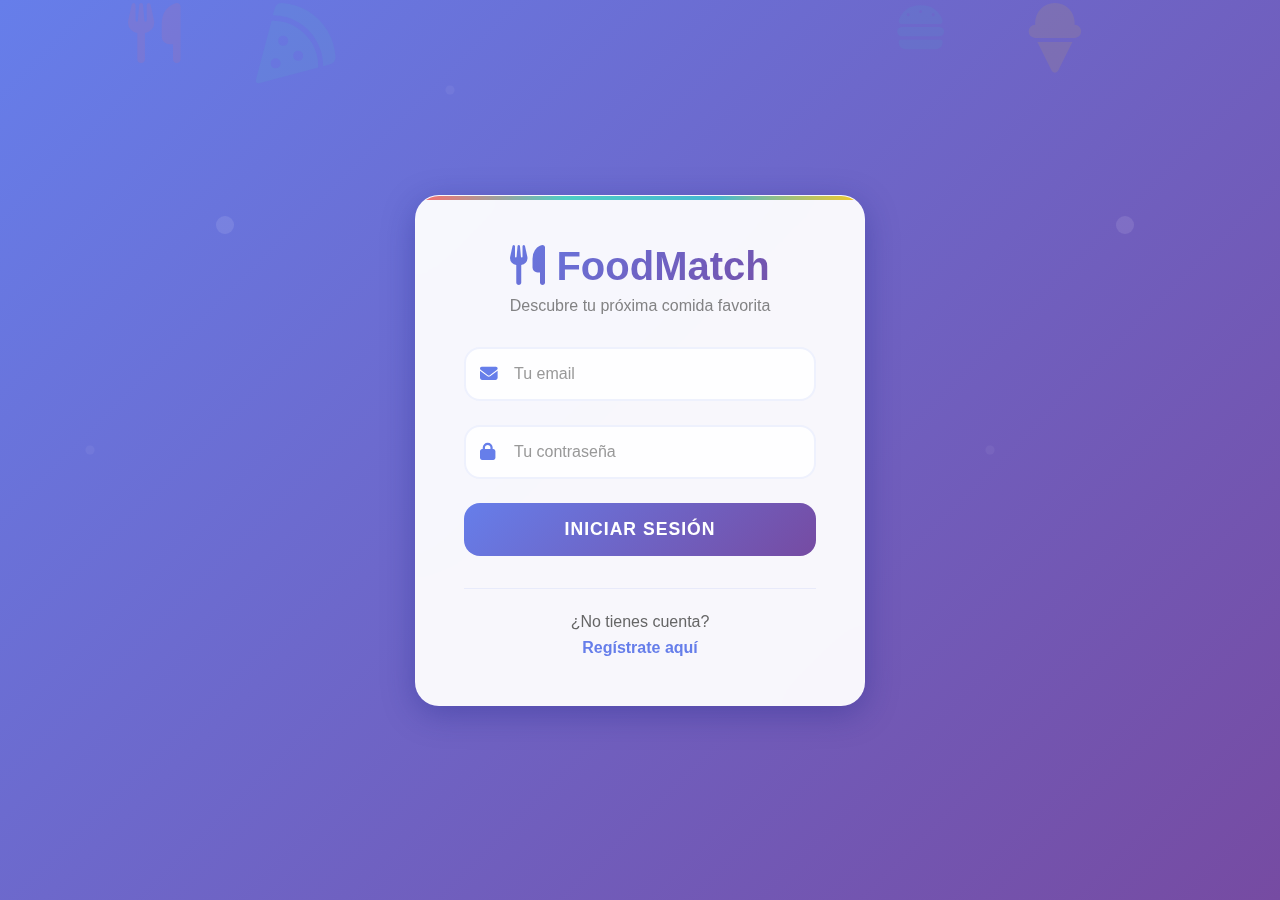
<file: Frontend/index.html>
<!DOCTYPE html>
<html lang="es">
<head>
  <meta charset="UTF-8">
  <meta name="viewport" content="width=device-width, initial-scale=1.0">
  <title>FoodMatch - Iniciar Sesión</title>
  <link rel="stylesheet" href="css/style.css">
  <link href="https://cdnjs.cloudflare.com/ajax/libs/font-awesome/6.4.0/css/all.min.css" rel="stylesheet">
</head>
<body>
  <div class="floating-shapes">
    <div class="shape"><i class="fas fa-utensils"></i></div>
    <div class="shape"><i class="fas fa-pizza-slice"></i></div>
    <div class="shape"><i class="fas fa-hamburger"></i></div>
    <div class="shape"><i class="fas fa-ice-cream"></i></div>
  </div>

  <div class="container">
    <div class="logo">
      <h1><i class="fas fa-utensils"></i> FoodMatch</h1>
      <p>Descubre tu próxima comida favorita</p>
    </div>
    
    <form id="loginForm">
      <div class="form-group">
        <i class="fas fa-envelope"></i>
        <input type="email" placeholder="Tu email" required id="loginEmail">
      </div>
      
      <div class="form-group">
        <i class="fas fa-lock"></i>
        <input type="password" placeholder="Tu contraseña" required id="loginPassword">
      </div>
      
      <button type="submit" class="btn">
        <span class="btn-text">Iniciar Sesión</span>
      </button>
    </form>
    
    <div class="link-container">
      <p>¿No tienes cuenta?</p>
      <a href="register.html">Regístrate aquí</a>
    </div>
  </div>

  <script src="js/main.js"></script>
  <script src="js/auth.js"></script>
</body>
</html>
</file>
<file: Frontend/css/style.css>
* {
  margin: 0;
  padding: 0;
  box-sizing: border-box;
}

body {
  font-family: 'Segoe UI', Tahoma, Geneva, Verdana, sans-serif;
  background: linear-gradient(135deg, #667eea 0%, #764ba2 100%);
  min-height: 100vh;
  display: flex;
  align-items: center;
  justify-content: center;
  position: relative;
  overflow-x: hidden;
}

body::before {
  content: '';
  position: absolute;
  top: 0;
  left: 0;
  right: 0;
  bottom: 0;
  background: url('data:image/svg+xml,<svg xmlns="http://www.w3.org/2000/svg" viewBox="0 0 100 100"><defs><pattern id="grain" width="100" height="100" patternUnits="userSpaceOnUse"><circle cx="25" cy="25" r="1" fill="rgba(255,255,255,0.1)"/><circle cx="75" cy="75" r="1" fill="rgba(255,255,255,0.1)"/><circle cx="50" cy="10" r="0.5" fill="rgba(255,255,255,0.05)"/><circle cx="10" cy="50" r="0.5" fill="rgba(255,255,255,0.05)"/><circle cx="90" cy="30" r="0.5" fill="rgba(255,255,255,0.05)"/></pattern></defs><rect width="100" height="100" fill="url(%23grain)"/></svg>');
  pointer-events: none;
}

/* Dashboard Body Styles */
.dashboard-body {
  display: block;
  align-items: stretch;
  justify-content: stretch;
}

.floating-shapes {
  position: absolute;
  top: 0;
  left: 0;
  width: 100%;
  height: 100%;
  overflow: hidden;
  pointer-events: none;
}

.shape {
  position: absolute;
  opacity: 0.1;
  animation: float 20s infinite linear;
}

.shape:nth-child(1) {
  left: 10%;
  animation-delay: 0s;
  font-size: 60px;
  color: #ff6b6b;
}

.shape:nth-child(2) {
  left: 20%;
  animation-delay: 5s;
  font-size: 80px;
  color: #4ecdc4;
}

.shape:nth-child(3) {
  left: 70%;
  animation-delay: 10s;
  font-size: 50px;
  color: #45b7d1;
}

.shape:nth-child(4) {
  left: 80%;
  animation-delay: 15s;
  font-size: 70px;
  color: #f9ca24;
}

@keyframes float {
  0% { transform: translateY(100vh) rotate(0deg); }
  100% { transform: translateY(-100px) rotate(360deg); }
}

.container {
  background: rgba(255, 255, 255, 0.95);
  backdrop-filter: blur(20px);
  border-radius: 24px;
  box-shadow: 0 8px 32px rgba(31, 38, 135, 0.37);
  border: 1px solid rgba(255, 255, 255, 0.18);
  padding: 3rem;
  width: 100%;
  max-width: 450px;
  position: relative;
  overflow: hidden;
  animation: slideUp 0.8s ease-out;
}

@keyframes slideUp {
  from {
    opacity: 0;
    transform: translateY(30px);
  }
  to {
    opacity: 1;
    transform: translateY(0);
  }
}

.container::before {
  content: '';
  position: absolute;
  top: 0;
  left: 0;
  right: 0;
  height: 4px;
  background: linear-gradient(90deg, #ff6b6b, #4ecdc4, #45b7d1, #f9ca24);
  animation: shimmer 3s ease-in-out infinite;
}

@keyframes shimmer {
  0%, 100% { opacity: 1; }
  50% { opacity: 0.5; }
}

.logo {
  text-align: center;
  margin-bottom: 2rem;
}

.logo h1 {
  font-size: 2.5rem;
  background: linear-gradient(135deg, #667eea, #764ba2);
  -webkit-background-clip: text;
  -webkit-text-fill-color: transparent;
  background-clip: text;
  margin-bottom: 0.5rem;
  font-weight: 700;
}

.logo p {
  color: #666;
  font-size: 1rem;
  opacity: 0.8;
}

.form-group {
  position: relative;
  margin-bottom: 1.5rem;
}

.form-group input {
  width: 100%;
  padding: 1rem 1rem 1rem 3rem;
  border: 2px solid rgba(102, 126, 234, 0.1);
  border-radius: 16px;
  background: rgba(255, 255, 255, 0.8);
  font-size: 1rem;
  transition: all 0.3s ease;
  outline: none;
}

.form-group input:focus {
  border-color: #667eea;
  box-shadow: 0 0 0 4px rgba(102, 126, 234, 0.1);
  background: white;
  transform: translateY(-2px);
}

.form-group i {
  position: absolute;
  left: 1rem;
  top: 50%;
  transform: translateY(-50%);
  color: #667eea;
  font-size: 1.1rem;
}

.form-group input::placeholder {
  color: #999;
  font-weight: 400;
}

.checkbox-group {
  margin: 1.5rem 0;
}

.checkbox-group > label {
  font-weight: 600;
  color: #333;
  margin-bottom: 1rem;
  display: block;
  font-size: 1.1rem;
}

#comidasContainer, #ingredientesContainer {
  background: rgba(246, 248, 250, 0.8);
  border-radius: 16px;
  padding: 1.5rem;
  margin-top: 1rem;
  backdrop-filter: blur(10px);
}

#comidasContainer label, #ingredientesContainer label {
  display: flex;
  align-items: center;
  padding: 0.75rem;
  margin: 0.5rem 0;
  background: white;
  border-radius: 12px;
  cursor: pointer;
  transition: all 0.3s ease;
  border: 2px solid transparent;
  position: relative;
  overflow: hidden;
  font-weight: 500;
}

#comidasContainer label::before, #ingredientesContainer label::before {
  content: '';
  position: absolute;
  top: 0;
  left: -100%;
  width: 100%;
  height: 100%;
  background: linear-gradient(90deg, transparent, rgba(102, 126, 234, 0.1), transparent);
  transition: left 0.5s ease;
}

#comidasContainer label:hover::before, #ingredientesContainer label:hover::before {
  left: 100%;
}

#comidasContainer label:hover, #ingredientesContainer label:hover {
  transform: translateY(-2px);
  box-shadow: 0 8px 25px rgba(102, 126, 234, 0.15);
  border-color: rgba(102, 126, 234, 0.2);
}

#comidasContainer input[type="checkbox"], #ingredientesContainer input[type="checkbox"] {
  width: 20px;
  height: 20px;
  margin-right: 12px;
  accent-color: #667eea;
  cursor: pointer;
}

.btn {
  width: 100%;
  padding: 1rem;
  background: linear-gradient(135deg, #667eea 0%, #764ba2 100%);
  color: white;
  border: none;
  border-radius: 16px;
  font-size: 1.1rem;
  font-weight: 600;
  cursor: pointer;
  transition: all 0.3s ease;
  position: relative;
  overflow: hidden;
  text-transform: uppercase;
  letter-spacing: 1px;
}

.btn::before {
  content: '';
  position: absolute;
  top: 0;
  left: -100%;
  width: 100%;
  height: 100%;
  background: linear-gradient(90deg, transparent, rgba(255, 255, 255, 0.2), transparent);
  transition: left 0.5s ease;
}

.btn:hover::before {
  left: 100%;
}

.btn:hover {
  transform: translateY(-3px);
  box-shadow: 0 12px 35px rgba(102, 126, 234, 0.4);
  background: linear-gradient(135deg, #7c8df0 0%, #8a5fb8 100%);
}

.btn:active {
  transform: translateY(-1px);
}

.btn:disabled {
  opacity: 0.7;
  cursor: not-allowed;
  transform: none;
}

.link-container {
  text-align: center;
  margin-top: 2rem;
  padding-top: 1.5rem;
  border-top: 1px solid rgba(102, 126, 234, 0.1);
}

.link-container p {
  color: #666;
  margin-bottom: 0.5rem;
}

.link-container a {
  color: #667eea;
  text-decoration: none;
  font-weight: 600;
  transition: all 0.3s ease;
  position: relative;
}

.link-container a::after {
  content: '';
  position: absolute;
  bottom: -2px;
  left: 0;
  width: 0;
  height: 2px;
  background: linear-gradient(90deg, #667eea, #764ba2);
  transition: width 0.3s ease;
}

.link-container a:hover::after {
  width: 100%;
}

.link-container a:hover {
  color: #764ba2;
  transform: translateY(-1px);
}

.dashboard-container {
  max-width: 1200px;
  margin: 0 auto;
  padding: 2rem;
  position: relative;
  z-index: 1;
}

.navbar-custom {
  background: rgba(255, 255, 255, 0.95);
  backdrop-filter: blur(20px);
  border-radius: 20px;
  margin-bottom: 2rem;
  padding: 1rem 2rem;
  box-shadow: 0 8px 32px rgba(31, 38, 135, 0.1);
  border: 1px solid rgba(255, 255, 255, 0.18);
  animation: slideDown 0.8s ease-out;
}

@keyframes slideDown {
  from {
    opacity: 0;
    transform: translateY(-20px);
  }
  to {
    opacity: 1;
    transform: translateY(0);
  }
}

.navbar-content {
  display: flex;
  justify-content: space-between;
  align-items: center;
  width: 100%;
}

.navbar-brand {
  font-size: 1.8rem;
  font-weight: 700;
  background: linear-gradient(135deg, #667eea, #764ba2);
  -webkit-background-clip: text;
  -webkit-text-fill-color: transparent;
  background-clip: text;
}

.navbar-actions {
  display: flex;
  align-items: center;
  gap: 1rem;
}

.welcome-text {
  color: #333;
  font-weight: 500;
}

.logout-btn {
  background: linear-gradient(135deg, #ff6b6b, #ee5a52);
  border: none;
  padding: 0.5rem 1.5rem;
  border-radius: 12px;
  color: white;
  font-weight: 600;
  transition: all 0.3s ease;
  cursor: pointer;
}

.logout-btn:hover {
  transform: translateY(-2px);
  box-shadow: 0 8px 25px rgba(238, 90, 82, 0.3);
}

.recommendations-header {
  text-align: center;
  margin-bottom: 3rem;
  animation: fadeIn 1s ease-out 0.3s both;
}

@keyframes fadeIn {
  from {
    opacity: 0;
    transform: translateY(20px);
  }
  to {
    opacity: 1;
    transform: translateY(0);
  }
}

.recommendations-header h2 {
  font-size: 2.5rem;
  background: linear-gradient(135deg, #667eea, #764ba2);
  -webkit-background-clip: text;
  -webkit-text-fill-color: transparent;
  background-clip: text;
  margin-bottom: 1rem;
}

.recommendations-header p {
  color: rgba(255, 255, 255, 0.8);
  font-size: 1.1rem;
}

.recommendations-grid {
  display: grid;
  grid-template-columns: repeat(auto-fit, minmax(350px, 1fr));
  gap: 2rem;
  list-style: none;
}

.recommendation-card {
  background: rgba(255, 255, 255, 0.95);
  backdrop-filter: blur(20px);
  border-radius: 20px;
  padding: 2rem;
  box-shadow: 0 8px 32px rgba(31, 38, 135, 0.1);
  border: 1px solid rgba(255, 255, 255, 0.18);
  transition: all 0.3s ease;
  position: relative;
  overflow: hidden;
  animation: slideInUp 0.6s ease-out;
}

@keyframes slideInUp {
  from {
    opacity: 0;
    transform: translateY(30px);
  }
  to {
    opacity: 1;
    transform: translateY(0);
  }
}

.recommendation-card:nth-child(1) { animation-delay: 0.1s; }
.recommendation-card:nth-child(2) { animation-delay: 0.2s; }
.recommendation-card:nth-child(3) { animation-delay: 0.3s; }
.recommendation-card:nth-child(4) { animation-delay: 0.4s; }
.recommendation-card:nth-child(5) { animation-delay: 0.5s; }
.recommendation-card:nth-child(6) { animation-delay: 0.6s; }

.recommendation-card::before {
  content: '';
  position: absolute;
  top: 0;
  left: 0;
  right: 0;
  height: 4px;
  background: linear-gradient(90deg, #ff6b6b, #4ecdc4, #45b7d1, #f9ca24);
}

.recommendation-card:hover {
  transform: translateY(-8px);
  box-shadow: 0 20px 40px rgba(31, 38, 135, 0.2);
}

.recommendation-card img {
  width: 100%;
  height: 200px;
  object-fit: cover;
  border-radius: 16px;
  margin-bottom: 1.5rem;
  transition: transform 0.3s ease;
}

.recommendation-card:hover img {
  transform: scale(1.02);
}

.recommendation-card h3 {
  color: #333;
  margin-bottom: 1rem;
  font-size: 1.5rem;
}

.recommendation-card p {
  color: #666;
  line-height: 1.6;
  margin-bottom: 1rem;
}

.recommendation-card p:last-child {
  margin-bottom: 0;
}

.like-btn, .dislike-btn, .ver-ingredientes-btn {
  padding: 0.5rem 1rem;
  border: none;
  border-radius: 12px;
  color: white;
  font-weight: 600;
  cursor: pointer;
  transition: all 0.3s ease;
  margin-right: 0.5rem;
}

.like-btn {
  background: linear-gradient(135deg, #28a745, #218838);
}

.dislike-btn {
  background: linear-gradient(135deg, #dc3545, #c82333);
}

.ver-ingredientes-btn {
  background: linear-gradient(135deg, #17a2b8, #117a8b);
}

.like-btn:hover, .dislike-btn:hover, .ver-ingredientes-btn:hover {
  transform: translateY(-2px);
  box-shadow: 0 8px 25px rgba(0, 0, 0, 0.2);
}

.like-btn:disabled, .dislike-btn:disabled {
  opacity: 0.7;
  cursor: not-allowed;
  transform: none;
}

.modal {
  display: none;
  position: fixed;
  top: 0;
  left: 0;
  width: 100%;
  height: 100%;
  background: rgba(0, 0, 0, 0.5);
  align-items: center;
  justify-content: center;
  z-index: 1000;
}

.modal[aria-hidden="false"] {
  display: flex;
}

.modal-content {
  background: #ffffff;
  border-radius: 20px;
  box-shadow: 0 8px 32px rgba(31, 38, 135, 0.37);
  max-width: 500px;
  width: 90%;
  padding: 1.5rem;
}

.modal-header {
  display: flex;
  justify-content: space-between;
  align-items: center;
  margin-bottom: 1rem;
}

.modal-header h5 {
  margin: 0;
  font-size: 1.5rem;
  color: #333;
}

.modal-close {
  background: none;
  border: none;
  font-size: 1.5rem;
  cursor: pointer;
  color: #666;
}

.modal-close:hover {
  color: #333;
}

.modal-body ul {
  list-style: none;
  padding: 0;
}

.modal-body li {
  padding: 0.5rem 0;
  border-bottom: 1px solid rgba(102, 126, 234, 0.1);
}

.modal-footer {
  text-align: right;
  margin-top: 1rem;
}

.modal-footer button {
  background: linear-gradient(135deg, #667eea, #764ba2);
  color: white;
  border: none;
  padding: 0.5rem 1rem;
  border-radius: 12px;
  cursor: pointer;
}

.modal-footer button:hover {
  transform: translateY(-2px);
  box-shadow: 0 8px 25px rgba(102, 126, 234, 0.3);
}

.loading {
  display: inline-block;
  width: 20px;
  height: 20px;
  border: 3px solid rgba(255, 255, 255, 0.3);
  border-radius: 50%;
  border-top-color: white;
  animation: spin 1s ease-in-out infinite;
}

@keyframes spin {
  to { transform: rotate(360deg); }
}

@keyframes success {
  0% { transform: scale(1); }
  50% { transform: scale(1.05); }
  100% { transform: scale(1); }
}

.success-animation {
  animation: success 0.3s ease-in-out;
}

@media (max-width: 768px) {
  .container {
    margin: 1rem;
    padding: 2rem;
    max-width: calc(100% - 2rem);
  }

  .logo h1 {
    font-size: 2rem;
  }

  .dashboard-container {
    padding: 1rem;
  }

  .navbar-custom {
    padding: 1rem;
    margin-bottom: 1rem;
  }

  .navbar-content {
    flex-direction: column;
    gap: 1rem;
    text-align: center;
  }

  .navbar-actions {
    flex-direction: column;
    gap: 0.5rem;
  }

  .recommendations-grid {
    grid-template-columns: 1fr;
    gap: 1rem;
  }

  .recommendations-header h2 {
    font-size: 2rem;
  }

  .recommendation-card {
    padding: 1.5rem;
  }

  .shape {
    display: none;
  }
}

@media (max-width: 480px) {
  .container {
    padding: 1.5rem;
  }

  .logo h1 {
    font-size: 1.8rem;
  }

  .form-group input {
    padding: 0.75rem 0.75rem 0.75rem 2.5rem;
  }

  .btn {
    padding: 0.75rem;
    font-size: 1rem;
  }

  #comidasContainer, #ingredientesContainer {
    padding: 1rem;
  }

.custom-modal {
  position: fixed;
  top: 0;
  left: 0;
  width: 100%;
  height: 100%;
  background-color: rgba(0, 0, 0, 0.6); 
  display: flex;
  justify-content: center;
  align-items: center;
  z-index: 1000;
}

.custom-modal.hidden {
  display: none;
}

.custom-modal-content {
  background-color: #fff;
  border-radius: 10px;
  padding: 20px 30px;
  max-width: 400px;
  width: 90%;
  box-shadow: 0 10px 25px rgba(0, 0, 0, 0.2);
  animation: fadeIn 0.3s ease-in-out;
}

.custom-modal-header {
  display: flex;
  justify-content: space-between;
  align-items: center;
  margin-bottom: 15px;
}

.custom-modal-header h3 {
  margin: 0;
  font-size: 20px;
  color: #333;
}

.custom-close-btn {
  cursor: pointer;
  font-size: 24px;
  color: #999;
  transition: color 0.2s;
}

.custom-close-btn:hover {
  color: #333;
}

.custom-modal-body {
  max-height: 300px;
  overflow-y: auto;
}

.custom-modal-body ul {
  list-style: none;
  padding-left: 0;
}

.custom-modal-body li {
  padding: 8px 0;
  border-bottom: 1px solid #eee;
  color: #555;
}

@keyframes fadeIn {
  from { opacity: 0; transform: translateY(20px); }
  to { opacity: 1; transform: translateY(0); }
}

}
</file>
